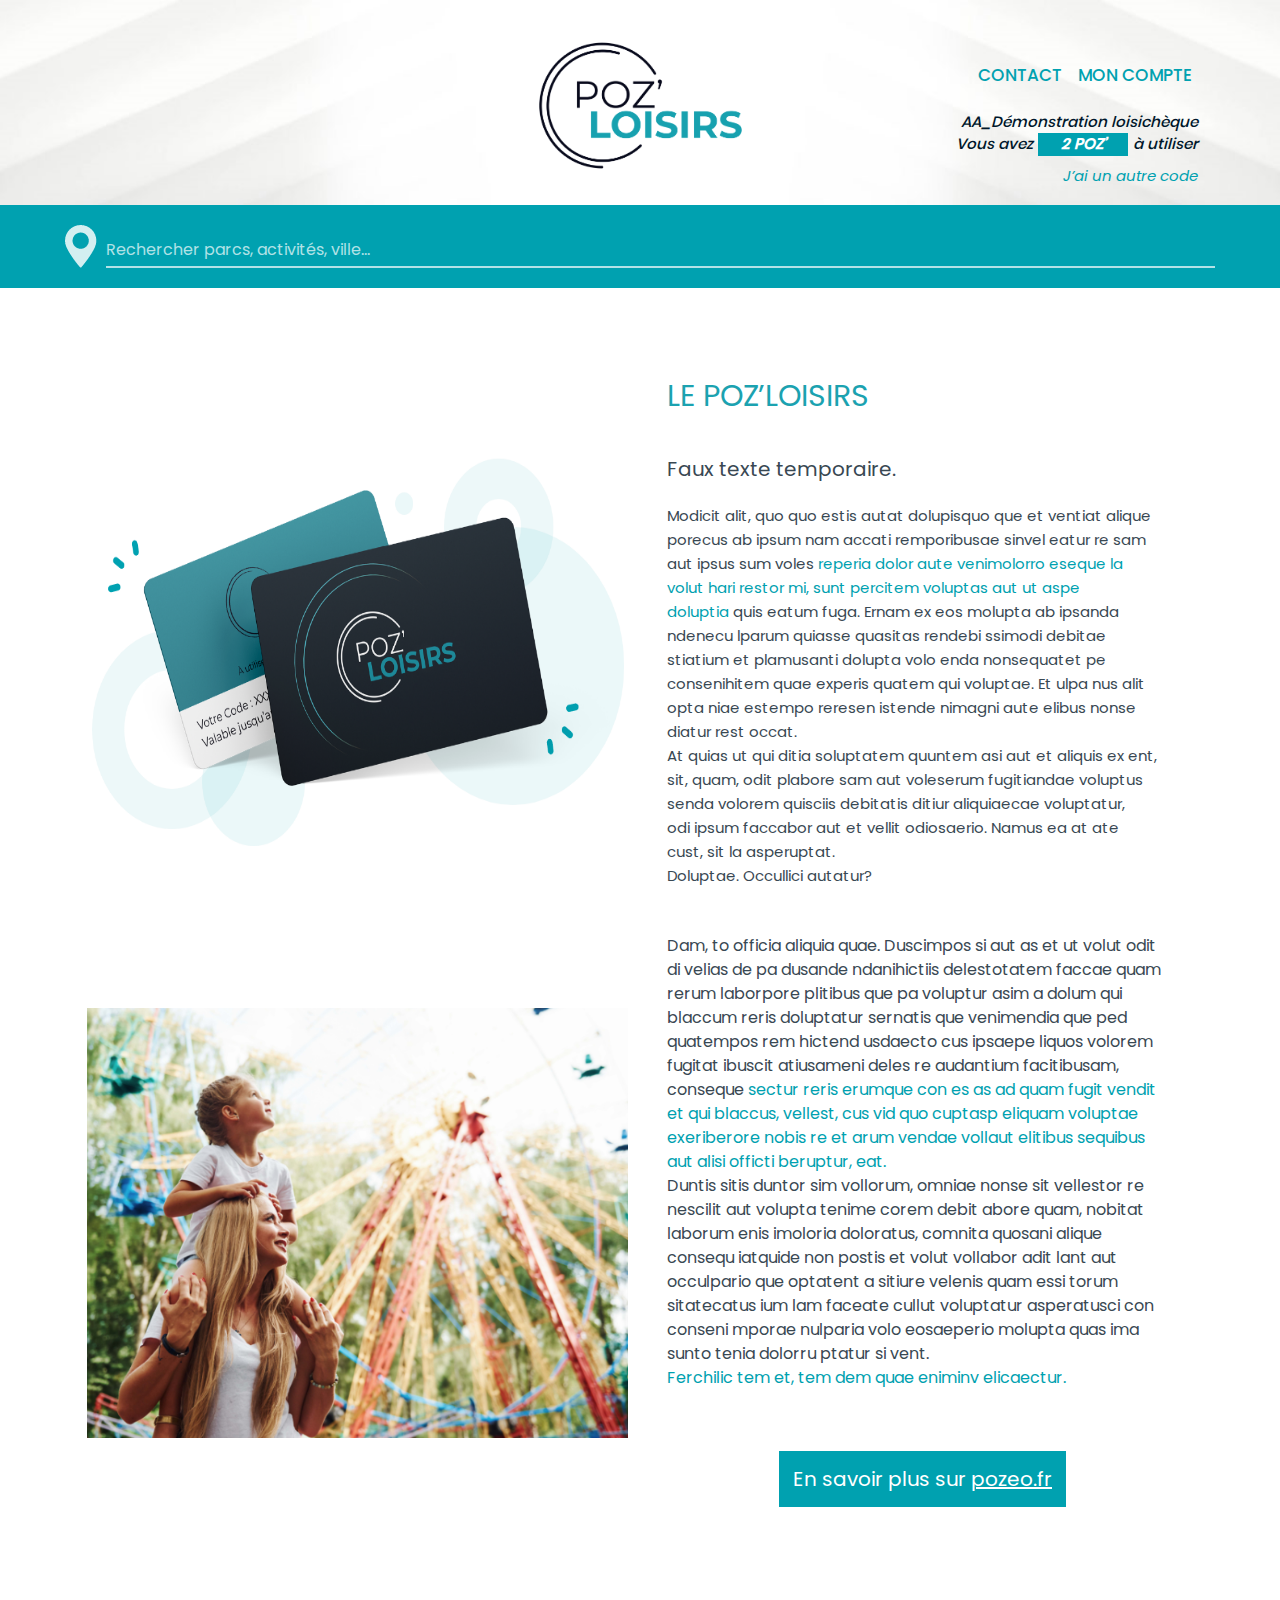
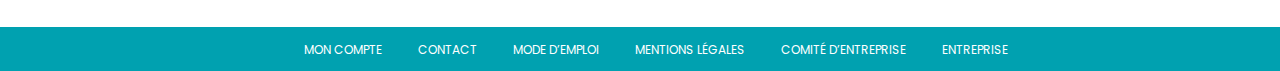
<file: index.html>
<!DOCTYPE html>
<html lang="en">
  <head>
    <!-- Required meta tags -->
    <meta charset="utf-8" />
    <meta name="viewport" content="width=device-width, initial-scale=1" />
    <style>
      @import url("https://fonts.googleapis.com/css2?family=Roboto&display=swap");
    </style>

    <!-- Bootstrap CSS -->
    <link href="assets/css/bootstrap.min.css" rel="stylesheet" />
    <link href="assets/css/all.min.css" rel="stylesheet" />
    <link href="assets/css/fontawesome.css" rel="stylesheet" />
    <link href="assets/css/owl.carousel.min.css" rel="stylesheet" />
    <link href="assets/css/default.css" rel="stylesheet" />
    <link href="assets/css/style.css" rel="stylesheet" />
    <link href="assets/css/responsive.css" rel="stylesheet" />
    <link
      href="https://fonts.googleapis.com/css2?family=Poppins:ital,wght@0,100;0,200;0,300;0,400;0,800;0,900;1,100;1,200;1,300;1,700;1,800;1,900&display=swap"
      rel="stylesheet"
    />

    <title>Hello, world!</title>
  </head>

  <body>
    <!--header_area start form here-->
    <div class="header_area">
      <div class="header_bg" data-background="assets/img/Back_header.png">
        <div class="container">
          <div class="row">
            <div class="col-md-12">
              <div class="main">
                <div class="logo logo-home">
                  <img src="assets/img/Logo_Pozloisirs.png" alt="" />
                </div>

                <div class="header-menu">
                  <ul>
                    <li><a href="#">CONTACT</a></li>
                    <li><a href="#">MON COMPTE</a></li>
                  </ul>
                  <div class="header_txt">
                    <p>AA_Démonstration loisichèque</p>
                    <p>Vous avez <italy>2 POZ’</italy> à utiliser</p>
                    <span>J’ai un autre code </span>
                  </div>
                </div>
              </div>
            </div>
          </div>
        </div>
      </div>
    </div>
    <!--header_area end form here-->

    <!--location_area start form here-->
    <section>
      <div class="location_area">
        <div class="location_mai">
          <div class="location-ICON">
            <img src="assets/img/Path%20208.png" alt="" />
          </div>
          <div class="location_text">
            <p>Rechercher parcs, activités, ville…</p>
          </div>
        </div>
      </div>
    </section>
    <!--location_area end form here-->

    <!--loiser_area start form here-->
    <section>
      <div class="loiser_area">
        <div class="container">
          <div class="row">
            <div class="col-md-6">
              <div class="loiser_img">
                <img src="assets/img/Carte_page_pozloisirs.png" alt="" />
              </div>
            </div>
            <div class="col-md-6">
              <div class="loiser_text">
                <h1>LE POZ’LOISIRS</h1>
                <span>Faux texte temporaire.</span>
                <p>
                  Modicit alit, quo quo estis autat dolupisquo que et ventiat
                  alique<br />
                  porecus ab ipsum nam accati remporibusae sinvel eatur re
                  sam<br />
                  aut ipsus sum voles
                  <color
                    >reperia dolor aute venimolorro eseque la<br />
                    volut hari restor mi, sunt percitem voluptas aut ut aspe<br />
                    doluptia</color
                  >
                  quis eatum fuga. Ernam ex eos molupta ab ipsanda<br />
                  ndenecu lparum quiasse quasitas rendebi ssimodi debitae<br />
                  stiatium et plamusanti dolupta volo enda nonsequatet pe<br />
                  consenihitem quae experis quatem qui voluptae. Et ulpa nus
                  alit<br />
                  opta niae estempo reresen istende nimagni aute elibus nonse<br />
                  diatur rest occat.<br />
                  At quias ut qui ditia soluptatem quuntem asi aut et aliquis ex
                  ent,<br />
                  sit, quam, odit plabore sam aut voleserum fugitiandae
                  voluptus<br />
                  senda volorem quisciis debitatis ditiur aliquiaecae
                  voluptatur,<br />
                  odi ipsum faccabor aut et vellit odiosaerio. Namus ea at
                  ate<br />
                  cust, sit la asperuptat.<br />
                  Doluptae. Occullici autatur?
                </p>
              </div>
            </div>
            <div class="col-md-6">
              <div class="loiser_img_2">
                <img src="assets/img/Img_page_pozloisirs.png" alt="" />
              </div>
            </div>
            <div class="col-md-6">
              <div class="loiser_text_2">
                <p>
                  Dam, to officia aliquia quae. Duscimpos si aut as et ut volut
                  odit<br />
                  di velias de pa dusande ndanihictiis delestotatem faccae
                  quam<br />
                  rerum laborpore plitibus que pa voluptur asim a dolum qui<br />
                  blaccum reris doluptatur sernatis que venimendia que ped<br />
                  quatempos rem hictend usdaecto cus ipsaepe liquos volorem<br />
                  fugitat ibuscit atiusameni deles re audantium facitibusam,<br />
                  conseque
                  <color
                    >sectur reris erumque con es as ad quam fugit vendit<br />
                    et qui blaccus, vellest, cus vid quo cuptasp eliquam
                    voluptae<br />
                    exeriberore nobis re et arum vendae vollaut elitibus
                    sequibus<br />
                    aut alisi officti beruptur, eat.</color
                  ><br />
                  Duntis sitis duntor sim vollorum, omniae nonse sit vellestor
                  re<br />
                  nescilit aut volupta tenime corem debit abore quam, nobitat<br />
                  laborum enis imoloria doloratus, comnita quosani alique<br />
                  consequ iatquide non postis et volut vollabor adit lant aut<br />
                  occulpario que optatent a sitiure velenis quam essi torum<br />
                  sitatecatus ium lam faceate cullut voluptatur asperatusci
                  con<br />
                  conseni mporae nulparia volo eosaeperio molupta quas ima<br />
                  sunto tenia dolorru ptatur si vent.<br />
                  <span>Ferchilic tem et, tem dem quae eniminv elicaectur.</span
                  ><br />
                </p>
              </div>
              <div class="buton">
                <p>En savoir plus sur <span>pozeo.fr</span></p>
              </div>
            </div>
          </div>
        </div>
      </div>
    </section>
    <!--loiser_area end form here-->

    <!--footer_area start form here-->
    <section>
      <div class="footer_area">
        <div class="container">
          <div class="row">
            <div class="col-md-12">
              <div class="footer_menu">
                <ul>
                  <li><a href="home.html"></a>MON COMPTE</li>
                </ul>
                <ul>
                  <li><a href="index.html"></a>CONTACT</li>
                </ul>
                <ul>
                  <li><a href="connexion.html"></a>MODE D’EMPLOI</li>
                </ul>
                <ul>
                  <li><a href=""></a>MENTIONS LÉGALES</li>
                </ul>
                <ul>
                  <li><a href=""></a>COMITÉ D’ENTREPRISE</li>
                </ul>
                <ul>
                  <li><a href=""></a>ENTREPRISE</li>
                </ul>
              </div>
            </div>
          </div>
        </div>
      </div>
    </section>
    <!--footer_area end form here-->

    <!-- Optional JavaScript; choose one of the two! -->
    <script src="assets/js/jquery.min.js"></script>
    <script src="assets/js/popper.js"></script>
    <script src="assets/js/bootstrap.min.js"></script>
    <script src="assets/js/owl.carousel.min.js"></script>
    <script src="assets/js/main.js"></script>
  </body>
</html>
</file>
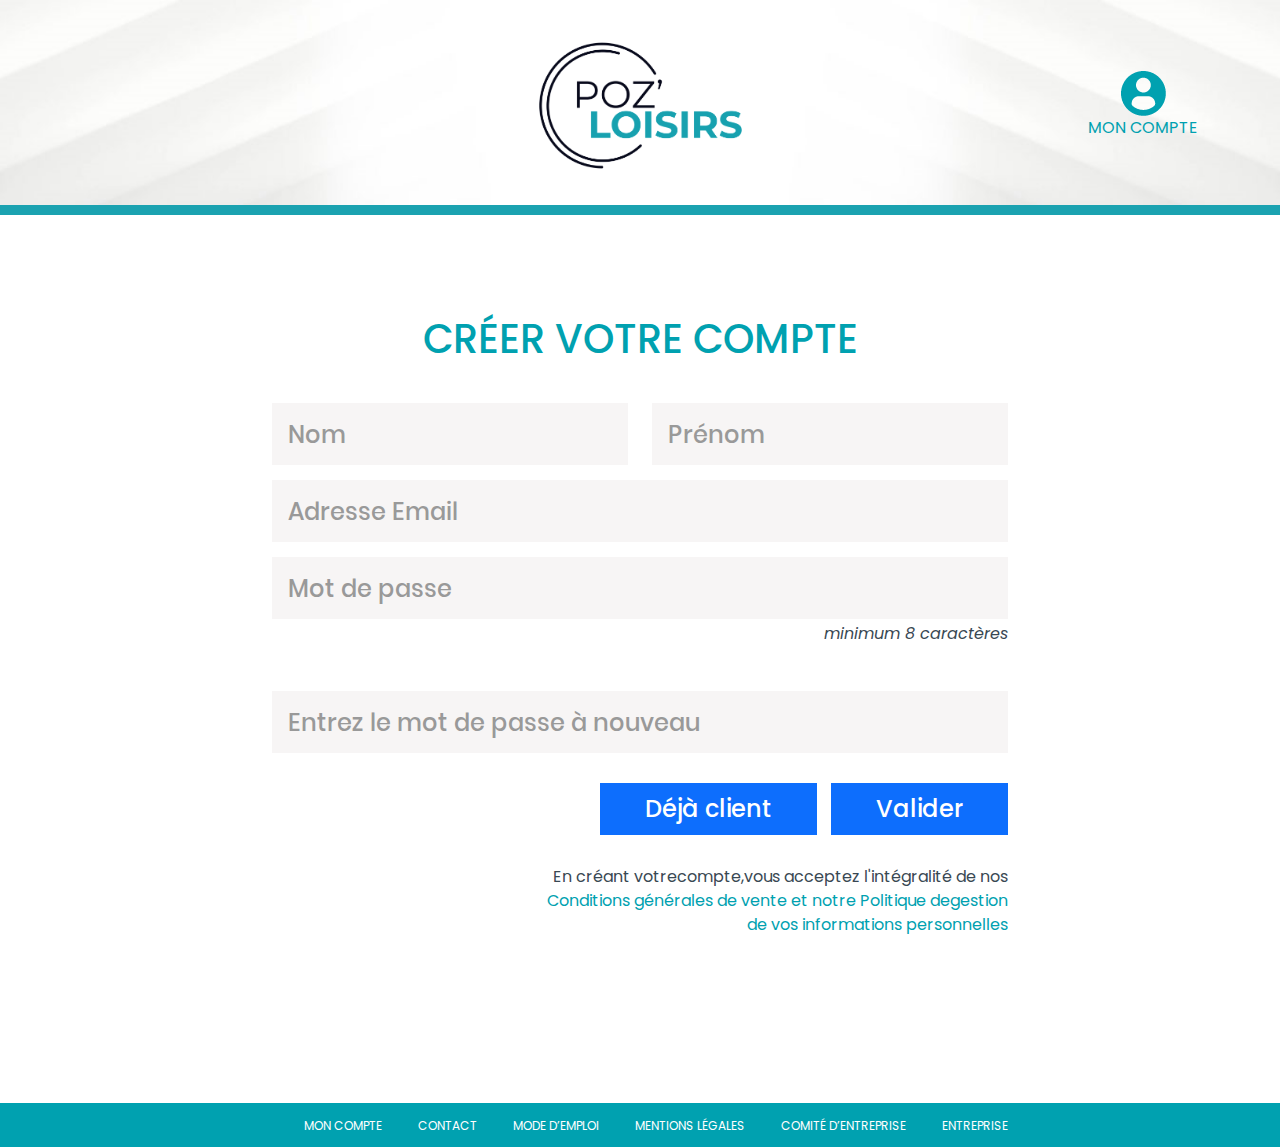
<file: connexion.html>
<!DOCTYPE html>
<html lang="en">
  <head>
    <!-- Required meta tags -->
    <meta charset="utf-8" />
    <meta name="viewport" content="width=device-width, initial-scale=1" />
    <style>
      @import url("https://fonts.googleapis.com/css2?family=Roboto&display=swap");
    </style>
    <style>
      @import url("https://fonts.googleapis.com/css2?family=Abel&family=Poppins:wght@500;700&family=Roboto&display=swap");
    </style>
    <!-- Bootstrap CSS -->
    <link href="assets/css/bootstrap.min.css" rel="stylesheet" />
    <link href="assets/css/all.min.css" rel="stylesheet" />
    <link href="assets/css/fontawesome.css" rel="stylesheet" />
    <link href="assets/css/owl.carousel.min.css" rel="stylesheet" />
    <link href="assets/css/default.css" rel="stylesheet" />
    <link href="assets/css/style.css" rel="stylesheet" />
    <link href="assets/css/responsive.css" rel="stylesheet" />

    <title>Connexion Page</title>
  </head>

  <body>
    <!--header_area start form here-->
    <div class="conecxion_area">
      <div
        class="conecsion_bg bg-heght"
        data-background="assets/img/Back_header.png"
      >
        <div class="container">
          <div class="row">
            <div class="col-md-12">
              <div class="main">
                <div class="logo logo-home lkdfifgjh">
                  <img src="assets/img/Logo_Pozloisirs.png" alt="" />
                </div>

                <div class="headerman">
                  <div class="header_img">
                    <img src="assets/img/Path 250.png" alt="" />
                  </div>
                  <div class="header_menu">
                    <li>MON COMPTE</li>
                  </div>
                </div>
              </div>
            </div>
          </div>
        </div>
      </div>
    </div>
    <!--header_area end form here-->
    <!--contact-form end form here-->
    <section class="contact-area pt-100">
      <div class="container">
        <div class="row">
          <div
            class="col-xl-8 offset-xl-2 col-lg-8 offset-lg-2 col-md-10 offset-md-1"
          >
            <div class="contact-form">
              <h1>CRÉER VOTRE COMPTE</h1>
              <form action="">
                <div class="row">
                  <div class="col-xl-6 col-lg-6 col-md-6">
                    <input type="text" placeholder="Nom" />
                  </div>
                  <div class="col-xl-6 col-lg-6 col-md-6">
                    <input type="text" placeholder="Prénom" />
                  </div>
                  <div class="col-xl-12 col-lg-12 col-md-12">
                    <input type="text" placeholder="Adresse Email" />
                  </div>
                  <div class="col-xl-12 col-lg-12 col-md-12">
                    <input type="text" placeholder="Mot de passe" />
                    <label>minimum 8 caractères</label>
                  </div>
                  <div class="col-xl-12 col-lg-12 col-md-12">
                    <input
                      type="text"
                      placeholder="Entrez le mot de passe à nouveau"
                    />
                  </div>
                  <div class="twoo-btn">
                    <div class="single-btn">
                      <a href="#" class="btn-primary">Déjà client</a>
                    </div>
                    <div class="single-btn">
                      <a href="#" class="btn-primary">Valider</a>
                    </div>
                  </div>
                  <p>
                    En créant votrecompte,vous acceptez l'intégralité de
                    nos<span
                      >Conditions générales de vente et notre Politique
                      degestion <br />de vos informations personnelles</span
                    >
                  </p>
                </div>
              </form>
            </div>
          </div>
        </div>
      </div>
    </section>
    <!-- contact-form end-->
    <!--footer_area start form here-->
    <section>
      <div class="footer_area">
        <div class="container">
          <div class="row">
            <div class="col-md-12">
              <div class="footer_menu">
                <ul>
                  <li><a href="home.html"></a>MON COMPTE</li>
                </ul>
                <ul>
                  <li><a href="index.html"></a>CONTACT</li>
                </ul>
                <ul>
                  <li><a href="connexion.html"></a>MODE D’EMPLOI</li>
                </ul>
                <ul>
                  <li><a href=""></a>MENTIONS LÉGALES</li>
                </ul>
                <ul>
                  <li><a href=""></a>COMITÉ D’ENTREPRISE</li>
                </ul>
                <ul>
                  <li><a href=""></a>ENTREPRISE</li>
                </ul>
              </div>
            </div>
          </div>
        </div>
      </div>
    </section>
    <!--footer_area end form here-->

    <!-- Optional JavaScript; choose one of the two! -->
    <script src="assets/js/jquery.min.js"></script>
    <script src="assets/js/popper.js"></script>
    <script src="assets/js/bootstrap.min.js"></script>
    <script src="assets/js/owl.carousel.min.js"></script>
    <script src="assets/js/main.js"></script>
  </body>
</html>
</file>
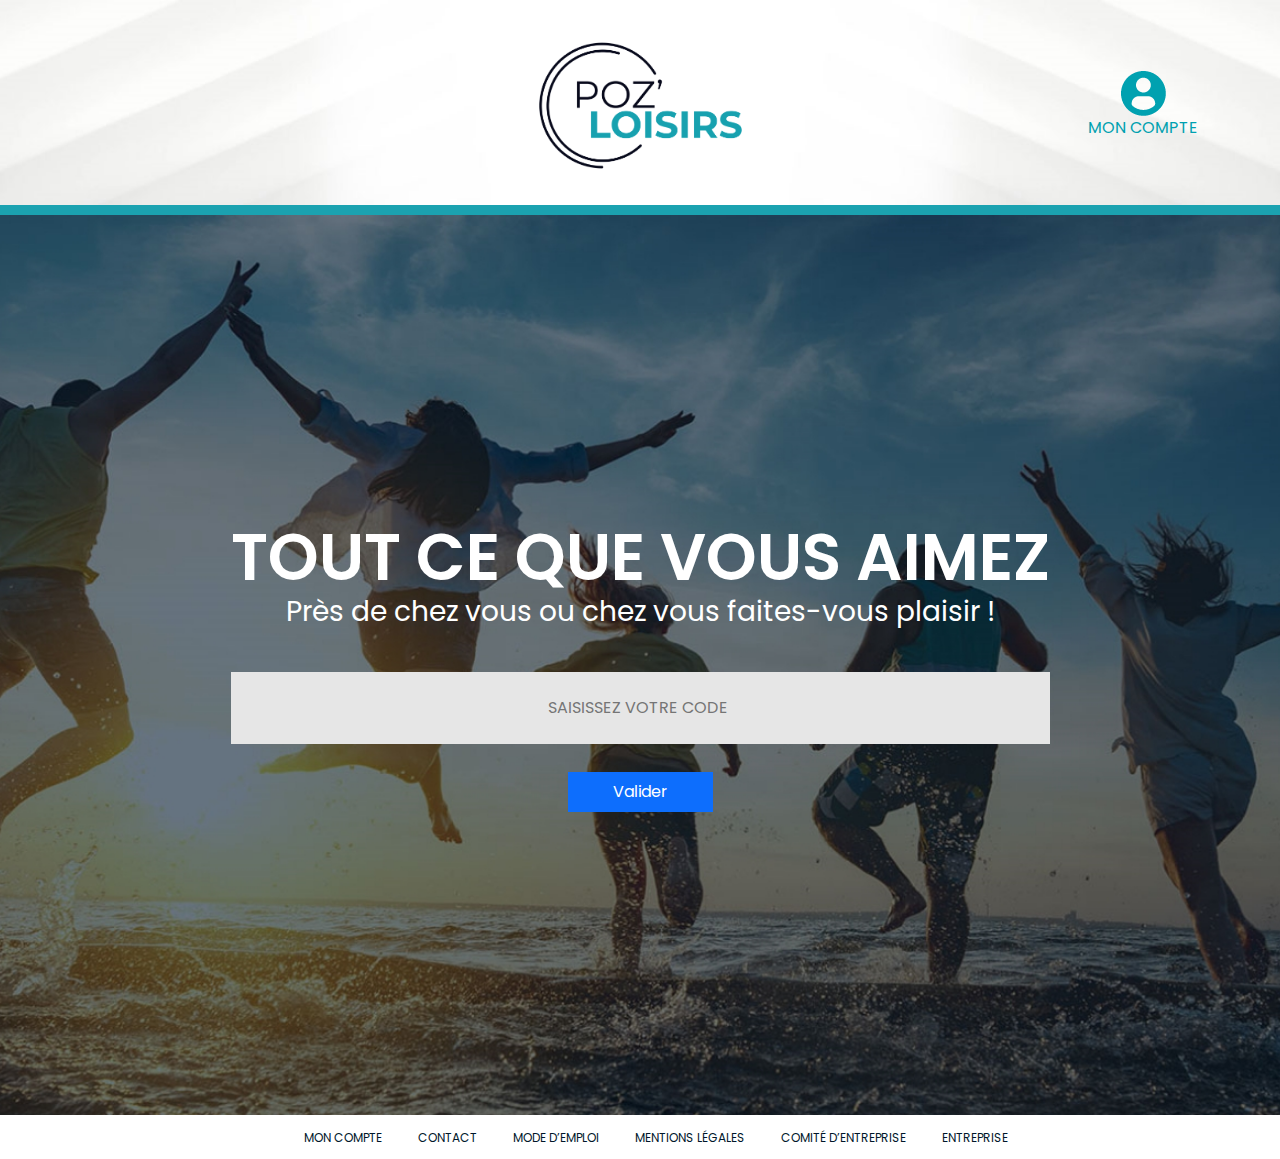
<file: home.html>
<!DOCTYPE html>
<html lang="en">
  <head>
    <!-- Required meta tags -->
    <meta charset="utf-8" />
    <meta name="viewport" content="width=device-width, initial-scale=1" />
    <style>
      @import url("https://fonts.googleapis.com/css2?family=Roboto&display=swap");
    </style>
    <style>
      @import url("https://fonts.googleapis.com/css2?family=Abel&family=Poppins:wght@500;700&family=Roboto&display=swap");
    </style>
    <!-- Bootstrap CSS -->
    <link href="assets/css/bootstrap.min.css" rel="stylesheet" />
    <link href="assets/css/all.min.css" rel="stylesheet" />
    <link href="assets/css/fontawesome.css" rel="stylesheet" />
    <link href="assets/css/owl.carousel.min.css" rel="stylesheet" />
    <link href="assets/css/default.css" rel="stylesheet" />
    <link href="assets/css/style.css" rel="stylesheet" />
    <!-- <link rel="stylesheet" href="assets/css/home.css" /> -->
    <link href="assets/css/responsive.css" rel="stylesheet" />

    <title>Home Page</title>
  </head>

  <body>
    <section>
      <!--header_area start form here-->
      <div class="home_area">
        <div
          class="home_bg bg-heght"
          data-background="assets/img/Back_header.png"
        >
          <div class="container">
            <div class="row">
              <div class="col-md-12">
                <div class="main">
                  <div class="logo logo-home">
                    <img src="assets/img/Logo_Pozloisirs.png" alt="" />
                  </div>

                  <div class="headerman">
                    <div class="header_img">
                      <img src="assets/img/Path 250.png" alt="" />
                    </div>
                    <div class="header_menu">
                      <li>MON COMPTE</li>
                    </div>
                  </div>
                </div>
              </div>
            </div>
          </div>
        </div>
      </div>
    </section>
    <!--header_area end form here-->

    <!--hero_area start form here-->
    <section>
      <div class="hero_area">
        <div class="hero_bg" data-background="assets/img/Img_back_home.jpg">
          <div class="container">
            <div class="row">
              <div class="col-md-12">
                <div class="hero_txr">
                  <div class="hero_all">
                    <h2>TOUT CE QUE VOUS AIMEZ</h2>
                    <p>Près de chez vous ou chez vous faites-vous plaisir !</p>
                    <div class="span_bg">
                      <form action="">
                        <input
                          type="text"
                          placeholder="SAISISSEZ VOTRE CODE 
"
                        />
                      </form>
                    </div>
                    <div class="button">
                      <button class="btn-primary">Valider</button>
                    </div>
                  </div>
                </div>
              </div>
            </div>
          </div>
        </div>
      </div>
    </section>
    <!--hero_area end form here-->

    <!--footer_area start form here-->
    <section>
      <div class="footer_area background-fix">
        <div class="container">
          <div class="row">
            <div class="col-md-12">
              <div class="footer_menu footer_text_color">
                <ul>
                  <li><a href="home.html"></a>MON COMPTE</li>
                </ul>
                <ul>
                  <li><a href="index.html"></a>CONTACT</li>
                </ul>
                <ul>
                  <li><a href="connexion.html"></a>MODE D’EMPLOI</li>
                </ul>
                <ul>
                  <li><a href=""></a>MENTIONS LÉGALES</li>
                </ul>
                <ul>
                  <li><a href=""></a>COMITÉ D’ENTREPRISE</li>
                </ul>
                <ul>
                  <li><a href=""></a>ENTREPRISE</li>
                </ul>
              </div>
            </div>
          </div>
        </div>
      </div>
    </section>
    <!--footer_area end form here-->

    <!-- Optional JavaScript; choose one of the two! -->
    <script src="assets/js/jquery.min.js"></script>
    <script src="assets/js/popper.js"></script>
    <script src="assets/js/bootstrap.min.js"></script>
    <script src="assets/js/owl.carousel.min.js"></script>
    <script src="assets/js/main.js"></script>
  </body>
</html>
</file>
<file: assets/css/default.css>
/* Deafult Margin & Padding */
/*-- Margin Top --*/
.mt-5 {
	margin-top: 5px;
}
.mt-10 {
	margin-top: 10px;
}
.mt-15 {
	margin-top: 15px;
}
.mt-20 {
	margin-top: 20px;
}
.mt-25 {
	margin-top: 25px;
}
.mt-30 {
	margin-top: 30px;
}
.mt-35 {
	margin-top: 35px;
}
.mt-40 {
	margin-top: 40px;
}
.mt-45 {
	margin-top: 45px;
}
.mt-50 {
	margin-top: 50px;
}
.mt-55 {
	margin-top: 55px;
}
.mt-60 {
	margin-top: 60px;
}
.mt-65 {
	margin-top: 65px;
}
.mt-70 {
	margin-top: 70px;
}
.mt-75 {
	margin-top: 75px;
}
.mt-80 {
	margin-top: 80px;
}
.mt-85 {
	margin-top: 85px;
}
.mt-90 {
	margin-top: 90px;
}
.mt-95 {
	margin-top: 95px;
}
.mt-100 {
	margin-top: 100px;
}
.mt-105 {
	margin-top: 105px;
}
.mt-110 {
	margin-top: 110px;
}
.mt-115 {
	margin-top: 115px;
}
.mt-120 {
	margin-top: 120px;
}
.mt-125 {
	margin-top: 125px;
}
.mt-130 {
	margin-top: 130px;
}
.mt-135 {
	margin-top: 135px;
}
.mt-140 {
	margin-top: 140px;
}
.mt-145 {
	margin-top: 145px;
}
.mt-150 {
	margin-top: 150px;
}
.mt-155 {
	margin-top: 155px;
}
.mt-160 {
	margin-top: 160px;
}
.mt-165 {
	margin-top: 165px;
}
.mt-170 {
	margin-top: 170px;
}
.mt-175 {
	margin-top: 175px;
}
.mt-180 {
	margin-top: 180px;
}
.mt-185 {
	margin-top: 185px;
}
.mt-190 {
	margin-top: 190px;
}
.mt-195 {
	margin-top: 195px;
}
.mt-200 {
	margin-top: 200px;
}
/*-- Margin Bottom --*/

.mb-5 {
	margin-bottom: 5px;
}
.mb-10 {
	margin-bottom: 10px;
}
.mb-15 {
	margin-bottom: 15px;
}
.mb-20 {
	margin-bottom: 20px;
}
.mb-25 {
	margin-bottom: 25px;
}
.mb-30 {
	margin-bottom: 30px;
}
.mb-35 {
	margin-bottom: 35px;
}
.mb-40 {
	margin-bottom: 40px;
}
.mb-45 {
	margin-bottom: 45px;
}
.mb-50 {
	margin-bottom: 50px;
}
.mb-55 {
	margin-bottom: 55px;
}
.mb-60 {
	margin-bottom: 60px;
}
.mb-65 {
	margin-bottom: 65px;
}
.mb-70 {
	margin-bottom: 70px;
}
.mb-75 {
	margin-bottom: 75px;
}
.mb-80 {
	margin-bottom: 80px;
}
.mb-85 {
	margin-bottom: 85px;
}
.mb-90 {
	margin-bottom: 90px;
}
.mb-95 {
	margin-bottom: 95px;
}
.mb-100 {
	margin-bottom: 100px;
}
.mb-105 {
	margin-bottom: 105px;
}
.mb-110 {
	margin-bottom: 110px;
}
.mb-115 {
	margin-bottom: 115px;
}
.mb-120 {
	margin-bottom: 120px;
}
.mb-125 {
	margin-bottom: 125px;
}
.mb-130 {
	margin-bottom: 130px;
}
.mb-135 {
	margin-bottom: 135px;
}
.mb-140 {
	margin-bottom: 140px;
}
.mb-145 {
	margin-bottom: 145px;
}
.mb-150 {
	margin-bottom: 150px;
}
.mb-155 {
	margin-bottom: 155px;
}
.mb-160 {
	margin-bottom: 160px;
}
.mb-165 {
	margin-bottom: 165px;
}
.mb-170 {
	margin-bottom: 170px;
}
.mb-175 {
	margin-bottom: 175px;
}
.mb-180 {
	margin-bottom: 180px;
}
.mb-185 {
	margin-bottom: 185px;
}
.mb-190 {
	margin-bottom: 190px;
}
.mb-195 {
	margin-bottom: 195px;
}
.mb-200 {
	margin-bottom: 200px;
}
/*-- Padding Top --*/

.pt-5 {
	padding-top: 5px;
}
.pt-10 {
	padding-top: 10px;
}
.pt-15 {
	padding-top: 15px;
}
.pt-20 {
	padding-top: 20px;
}
.pt-25 {
	padding-top: 25px;
}
.pt-30 {
	padding-top: 30px;
}
.pt-35 {
	padding-top: 35px;
}
.pt-40 {
	padding-top: 40px;
}
.pt-45 {
	padding-top: 45px;
}
.pt-50 {
	padding-top: 50px;
}
.pt-55 {
	padding-top: 55px;
}
.pt-60 {
	padding-top: 60px;
}
.pt-65 {
	padding-top: 65px;
}
.pt-70 {
	padding-top: 70px;
}
.pt-75 {
	padding-top: 75px;
}
.pt-80 {
	padding-top: 80px;
}
.pt-85 {
	padding-top: 85px;
}
.pt-90 {
	padding-top: 90px;
}
.pt-95 {
	padding-top: 95px;
}
.pt-100 {
	padding-top: 100px;
}
.pt-105 {
	padding-top: 105px;
}
.pt-110 {
	padding-top: 110px;
}
.pt-115 {
	padding-top: 115px;
}
.pt-120 {
	padding-top: 120px;
}
.pt-125 {
	padding-top: 125px;
}
.pt-130 {
	padding-top: 130px;
}
.pt-135 {
	padding-top: 135px;
}
.pt-140 {
	padding-top: 140px;
}
.pt-145 {
	padding-top: 145px;
}
.pt-150 {
	padding-top: 150px;
}
.pt-155 {
	padding-top: 155px;
}
.pt-160 {
	padding-top: 160px;
}
.pt-165 {
	padding-top: 165px;
}
.pt-170 {
	padding-top: 170px;
}
.pt-175 {
	padding-top: 175px;
}
.pt-180 {
	padding-top: 180px;
}
.pt-185 {
	padding-top: 185px;
}
.pt-190 {
	padding-top: 190px;
}
.pt-195 {
	padding-top: 195px;
}
.pt-200 {
	padding-top: 200px;
}
/*-- Padding Bottom --*/

.pb-5 {
	padding-bottom: 5px;
}
.pb-10 {
	padding-bottom: 10px;
}
.pb-15 {
	padding-bottom: 15px;
}
.pb-20 {
	padding-bottom: 20px;
}
.pb-25 {
	padding-bottom: 25px;
}
.pb-30 {
	padding-bottom: 30px;
}
.pb-35 {
	padding-bottom: 35px;
}
.pb-40 {
	padding-bottom: 40px;
}
.pb-45 {
	padding-bottom: 45px;
}
.pb-50 {
	padding-bottom: 50px;
}
.pb-55 {
	padding-bottom: 55px;
}
.pb-60 {
	padding-bottom: 60px;
}
.pb-65 {
	padding-bottom: 65px;
}
.pb-70 {
	padding-bottom: 70px;
}
.pb-75 {
	padding-bottom: 75px;
}
.pb-80 {
	padding-bottom: 80px;
}
.pb-85 {
	padding-bottom: 85px;
}
.pb-90 {
	padding-bottom: 90px;
}
.pb-95 {
	padding-bottom: 95px;
}
.pb-100 {
	padding-bottom: 100px;
}
.pb-105 {
	padding-bottom: 105px;
}
.pb-110 {
	padding-bottom: 110px;
}
.pb-115 {
	padding-bottom: 115px;
}
.pb-120 {
	padding-bottom: 120px;
}
.pb-125 {
	padding-bottom: 125px;
}
.pb-130 {
	padding-bottom: 130px;
}
.pb-135 {
	padding-bottom: 135px;
}
.pb-140 {
	padding-bottom: 140px;
}
.pb-145 {
	padding-bottom: 145px;
}
.pb-150 {
	padding-bottom: 150px;
}
.pb-155 {
	padding-bottom: 155px;
}
.pb-160 {
	padding-bottom: 160px;
}
.pb-165 {
	padding-bottom: 165px;
}
.pb-170 {
	padding-bottom: 170px;
}
.pb-175 {
	padding-bottom: 175px;
}
.pb-180 {
	padding-bottom: 180px;
}
.pb-185 {
	padding-bottom: 185px;
}
.pb-190 {
	padding-bottom: 190px;
}
.pb-195 {
	padding-bottom: 195px;
}
.pb-200 {
	padding-bottom: 200px;
}
/* Background Color */

.gray-bg {
	background: #f6f6f6;
}
.white-bg {
	background: #fff;
}
.black-bg {
	background: #222;
}
/* Color */

.white {
	color: #fff;
}
.black {
	color: #222;
}
/* black overlay */

[data-overlay] {
	position: relative;
}
[data-overlay]::before {
	background: #000 none repeat scroll 0 0;
	content: "";
	height: 100%;
	left: 0;
	position: absolute;
	top: 0;
	width: 100%;
	z-index: 1;
}
[data-overlay="3"]::before {
	opacity: 0.3;
}
[data-overlay="4"]::before {
	opacity: 0.4;
}
[data-overlay="5"]::before {
	opacity: 0.5;
}
[data-overlay="6"]::before {
	opacity: 0.6;
}
[data-overlay="7"]::before {
	opacity: 0.7;
}
[data-overlay="8"]::before {
	opacity: 0.8;
}
[data-overlay="9"]::before {
	opacity: 0.9;
}
</file>
<file: assets/css/style.css>
/* Base CSS */
.alignleft {
  float: left;
  margin-right: 15px;
}
.alignright {
  float: right;
  margin-left: 15px;
}
.aligncenter {
  display: block;
  margin: 0 auto 15px;
}
a:focus {
  outline: 0 solid;
}
img {
  max-width: 100%;
  height: auto;
}
h1,
h2,
h3,
h4,
h5,
h6 {
  margin: 0 0 15px;
  color: #303033;
  font-weight: 700;
}
body {
  color: #394853;
  font-weight: 400;
  font-family: "Poppins", sans-serif;
  font-size: 16px;
}
@font-face {
  font-family: "Poppins-Medium";
  src: url(../fonts/Poppins-Medium.ttf);
}
/*header_bg start*/
.header_bg {
  height: 205px;
  background-size: cover;
  background-position: center;
  background-repeat: no-repeat;
}
.conecsion_bg.bg-heght {
  background-size: cover;
  background-position: center;
  background-repeat: no-repeat;
  height: 205px;
}

.home_bg.bg-heght {
  background-size: cover;
  background-position: center;
  background-repeat: no-repeat;
  height: 205px;
}
.main {
  position: relative;
}

.logo img {
  max-width: 245px;
}
.logo {
  display: flex;
  justify-content: center;
  align-items: center;
}
.main {
  position: relative;
  margin-top: 21px;
}
.header-menu {
  position: absolute;
  top: 36px;
  right: 0;
}

.header-menu ul li {
  display: inline-block;
  margin: 6px;
}
.header-menu ul li a {
  color: #000;
  text-decoration: none;
}
.header_txt {
  position: absolute;
  right: 0;
}

.header_txt p {
  font-weight: bold;
  font-style: italic;
  color: #00172b;
  font-size: 15px;
}
.header_txt italy {
  background: #00a1b0;
  padding: 0 22px 0 23px;
  margin-right: 5px;
  margin-left: 5px;
  color: #fff;
  font-weight: 700;
}
.header_txt span {
  color: #00a1b0;
  font-style: italic;
  font-size: 15px;
}

.header_txt span {
  position: absolute;
  right: 0;
  margin-top: 9px;
}
.header_txt p {
  display: flex;
  justify-content: end;
  margin-bottom: 0;
  font-weight: 400;
  font-family: "Poppins-Medium";
}
.header-menu ul li a {
  color: #00a1b0;
  font-weight: 500;
  font-size: 17px;
}

/*header_bg end*/

.location_area {
  background: #00a1b0;
}
.location_mai {
  display: flex;
  margin-right: 45px;
  margin-left: 45px;
}
.location_text p {
  color: #93c3bb;
}
.location_area {
  background: #00a1b0;
  padding: 20px;
}

.location_text {
  border-bottom: 2px solid #b3e2e7;
  width: 100%;
}

.location_text p {
  color: #b1e2e6;
  position: relative;
  top: 13px;
  font-weight: 400;
}
.location-ICON img {
  margin-right: 10px;
}
.loiser_area {
  padding: 75px;
}

.loiser_text h1 {
  color: #1ba2b0;
  font-size: 30px;
  margin-bottom: 40px;
  font-weight: 400;
}
.loiser_text span {
  margin-bottom: 20px;
  display: block;
  font-size: 20px;
}
.loiser_text p {
  font-size: 15px;
  color: #394853;
  line-height: 24px;
}

.loiser_text color {
  color: #00a1b0;
  font-weight: 400;
}
.loiser_text_2 p {
  font-size: 16px;
  color: #394853;
  line-height: 24px;
  font-weight: 400;
}
.loiser_img {
  margin-top: 90px;
}

.loiser_text_2 color {
  color: #00a1b0;
  font-weight: 400;
}

.loiser_img_2 img {
  margin-top: 89px;
  height: 430px;
  object-fit: cover;
}

.loiser_img img {
  height: 401px;
}

.buton p {
  background: #00a1b0;
  width: 53%;
  color: #fff;
  text-align: center;
  font-size: 20px;
  margin: 0 auto;
  margin-top: 30px;
  margin-bottom: 45px;
  height: 56px;
  line-height: 56px;
}
.buton span {
  font-weight: 400;
  text-decoration: underline;
}
.loiser_text {
  padding: 15px;
}
.loiser_text_2 {
  padding: 15px;
}

.loiser_text_2 span {
  color: #00a1b0;
  font-weight: 400;
  font-family: "Poppins", sans-serif;
}

.footer_area {
  background: #00a1b0;
  padding: 10px 0 10px 0;
}
.footer_menu {
  text-align: center;
}

.footer_menu ul {
  display: inline-block;
  margin: 0;
}

.footer_menu.footer_text_color ul li {
  color: #00172b;
}
.footer_menu ul li {
  list-style: none;
  color: #fff;
  font-size: 12px;
  font-weight: 400;
  cursor: pointer;
}
.contact-form input:focus {
  outline: 0;
}

/* home page  style start */

.span_bg::before {
  /* position: absolute;
  content: "";
  width: 100%;
  height: 50px;
  background: #fff; */
  /* line-height: ; */
  /* opacity: 0.8; */
  /* color: ; */
}

.span_bg input {
  width: 100%;
  padding: 1.5rem 0;
  text-align: center;
  border: none;
  outline: none;
  background: #e6e6e6;
  color: #fff;
  margin-bottom: 18px;
}

.headerman {
  position: absolute;
  right: 0;
  top: 50px;
}
.header_menu li {
  list-style: none;
  color: #00a1b0;
  font-weight: 400;
}
.header_img {
  text-align: center;
}

.home_area {
  border-bottom: 10px solid #1ba2b0;
}
.conecxion_area {
  border-bottom: 10px solid #1ba2b0;
}

.hero_bg {
  height: 600px;
  background-size: cover;
  background-position: center;
  background-repeat: no-repeat;
  height: 100vh;
}
.hero_area .hero_txr {
  height: 100vh;
  display: flex;
  justify-content: center;
  align-items: center;
}

.hero_all h2 {
  color: #ffffff;
  font-size: 65px;
  font-weight: 600;
}
.hero_all p {
  color: #ffff;
  line-height: 0;
  text-align: center;
  margin-bottom: 60px;
  font-size: 28px;
}
.hero_all span {
  display: block;
  text-align: center;
  color: #fff;
  margin-top: 35px;
  height: 50px;
  line-height: 50px;
  position: relative;
  z-index: 1;
}

.span_bg {
  /* position: relative; */
  text-align: center;
}
.button button {
  /* background: #00a1b0; */
  display: inline-block;
  padding: 8px 45px;
  color: #fff;
  text-decoration: none;
  margin-top: 10px;
  border: none;
  outline: none;
}
.button {
  text-align: center;
}

.her_all span::before {
  background: #fff;
  position: absolute;
  /* color: ; */
  content: "";
  width: 42%;
  height: 50px;
  /* margin: ; */
  z-index: -1;
  text-align: center;
  display: block;
}

.footer_area.background-fix {
  background: #fff;
  /* position: fixed;
  bottom: 0;
  right: 0;
  width: 100%;
  z-index: 5; */
}

/* contact page  style start */

.contact-_area {
  padding-top: 100px;
  padding-bottom: 130px;
}

.all_contact {
  display: flex;
  width: 693px;
  margin: 0 auto;
}
.contact-form h1 {
  font-size: 40px;
  color: #00a1b0;
  text-align: center;
  margin-bottom: 40px;
  font-weight: 500;
}
.contact-form input {
  width: 100%;
  color: #999999;
  background-color: #f7f5f5;
  border: 1px solid #f7f5f5;
  padding-left: 15px;
  margin-bottom: 15px;
  font-size: 24px;
  font-weight: 500;
  font-family: "Poppins-Medium";
  height: 62px;
  line-height: 71px;
}

.contact-form input::placeholder {
  color: #999999;
}

.contact-form label {
  text-align: right;
  float: right;
  margin-top: -12px;
  font-size: 16px;
  margin-bottom: 45px;
  color: #394853;
  font-style: italic;
}
.contact-form a {
  text-decoration: none;
  color: #fff;
  /* background: #00a1b0; */
  font-size: 24px;
  font-weight: 500;

  display: inline-block;
  padding: 8px 45px;
  text-decoration: none;
  /* border: none;
  outline: none; */
}
.single-btn {
  display: inline-block;
  margin: 0px 10px;
  margin-right: 0px;
}
.twoo-btn {
  text-align: right;
  margin: 30px 0px;
  margin-top: 15px;
}
.contact-form p span {
  display: block;
  color: #00a1b0;
}
.contact-form p {
  text-align: right;
  font-size: 16px;
  color: #394853;
}

.contact-area {
  padding-bottom: 150px;
}
</file>
<file: assets/css/responsive.css>
/* XL Device :1200px. */
@media (min-width: 1200px) and (max-width: 1449px) {

}

/* LG Device :992px. */
@media (min-width: 992px) and (max-width: 1200px) {

 .footer_menu ul li {
	font-size: 10px;
}  
.loiser_text p br {
	display: none;
}    
.buton p {
	width: 84%;
    font-size: 18px;
} 
     
.loiser_text_2 p br {
	display: none;
}    
.loiser_text p {
	line-height: 22px;
}   
.loiser_text {
	padding: 15px;
} 
    
    
}

 
/* MD Device :768px. */
@media (min-width: 768px) and (max-width: 991px) {

 .footer_menu ul li {
	font-size: 10px;
}  
.loiser_text p br {
	display: none;
}    
.buton p {
	width: 84%;
    font-size: 18px;
} 
     
.loiser_text_2 p br {
	display: none;
}    
.loiser_text p {
	line-height: 22px;
}   
.loiser_text {
	padding: 15px;
}   
    
}


 
/* MD Device :768px. */
@media (min-width: 320px) and (max-width: 768px) {
.loiser_img img {
	height: auto;
}
   
.loiser_area {
	padding: inherit;
}   
.loiser_text p br {
	display: none;
}    
    
    
 .loiser_text_2 p br {
	display: none;
}    
.loiser_img_2 img {
	margin-top: 89px;
	height: auto;
	object-fit: cover;
}    
.buton p {
	width: 100%;
    font-size: 17px;
}   
.logo img {
	max-width: 90px;
}  
.header-menu {
	position: absolute;
	top: inherit;
	right: inherit;
} 
.logo {
	margin-top: 6px;
}  
.header-menu {
	position: inherit;
	top: inherit;
	right: inherit;
	text-align: center;
} 
.header_txt p {
	display: inherit;
	justify-content: center;
}
.header_txt {
	position: inherit;
	right: 0;
} 
.header_txt span {
	position: inherit;
} 
.location_mai {
	margin-right: inherit;
	margin-left: inherit;
}
.footer_menu ul {
	padding-left: inherit;
}
.footer_menu ul li {
	margin: 10px;
}
.header-menu ul {
	padding-left: 0;
}
    
    
 .header_bg.bg-heght{
	height: 100px;
}   
    
.headerman {
	position: absolute;
	right: 0;
	top: 3px;
}
.hero_all h2 {
	font-size: 23px;
}   
.hero_all p {
	font-size: 11px;
}   
    
.hero_all span {
	font-size: 15px;
}  
.header_bg {
	background-position: inherit;
} 
    
.logo.logo-home {
	justify-content: inherit;
}
    
.contact-form h1 {
	font-size: 28px;
}
.contact-form input {
	font-size: 18px;
}
.contact-form a {
	padding: 6px 15px;
	font-size: 22px;
}
    
.headerman {
	top: -2px;
} 
.conecsion_bg.bg-heght {
	height: 100px;
}  
.home_bg.bg-heght {
	height: 100px;
}
    
}




/* SM Small Device :550px. */
@media only screen and (min-width: 576px) and (max-width: 767px) {

 
}
</file>
<file: assets/css/home.css>
/* Base CSS */
.alignleft {
  float: left;
  margin-right: 15px;
}
.alignright {
  float: right;
  margin-left: 15px;
}
.aligncenter {
  display: block;
  margin: 0 auto 15px;
}
a:focus {
  outline: 0 solid;
}
img {
  max-width: 100%;
  height: auto;
}
h1,
h2,
h3,
h4,
h5,
h6 {
  margin: 0 0 15px;
  color: #303033;
  font-weight: 700;
}
body {
  color: #787878;
  font-weight: 400;
  font-family: "Poppins", sans-serif;
  font-size: 16px;
}
@font-face {
  font-family: "Poppins-Medium";
  src: url(../fonts/Poppins-Medium.ttf);
}

/* home page  style start */

.span_bg::before {
  /* position: absolute;
	content: "";
	width: 100%;
	height: 50px;
	background: #fff;
	/* line-height: ; */
  /* opacity: .8; */
  /* color: ; */
}

.span_bg input {
  width: 100%;
  background: no-repeat;
  border: none;
  color: #ffffff;
  text-align: center;
  line-height: 50px;
  position: relative;
  outline: 0;
}

.headerman {
  position: absolute;
  right: 0;
  top: 50px;
}
.header_menu li {
  list-style: none;
  color: #00a1b0;
  font-weight: 400;
}
.header_img {
  text-align: center;
}

.home_area {
  border-bottom: 10px solid #1ba2b0;
}
.conecxion_area {
  border-bottom: 10px solid #1ba2b0;
}

.hero_bg {
  height: 600px;
  background-size: cover;
  background-position: center;
  background-repeat: no-repeat;
}
.hero_area .hero_txr {
  height: 600px;
  display: flex;
  justify-content: center;
  align-items: center;
}

.hero_all h2 {
  color: #ffffff;
  font-size: 45px;
  font-weight: 400;
}
.hero_all p {
  color: #ffff;
  line-height: 0;
  text-align: center;
  margin-bottom: 30px;
}
.hero_all span {
  display: block;
  text-align: center;
  color: #fff;
  margin-top: 35px;
  height: 50px;
  line-height: 50px;
  position: relative;
  z-index: 1;
}

.span_bg {
  position: relative;
}
/* .button button {
  background: #00a1b0;
  display: inline-block;
  padding: 7px 35px;
  color: #fff;
  text-decoration: none;
  margin-top: 10px;
  border: none;
} */
.button {
  text-align: center;
}

.her_all span::before {
  background: #fff;
  position: absolute;
  content: "";
  width: 42%;
  height: 50px;
  z-index: -1;
  text-align: center;
  display: block;
}

.footer_area.background-fix {
  background: #fff;
}

.logo img {
  max-width: 245px;
}
.logo {
  display: flex;
  justify-content: center;
  align-items: center;
}
</file>
